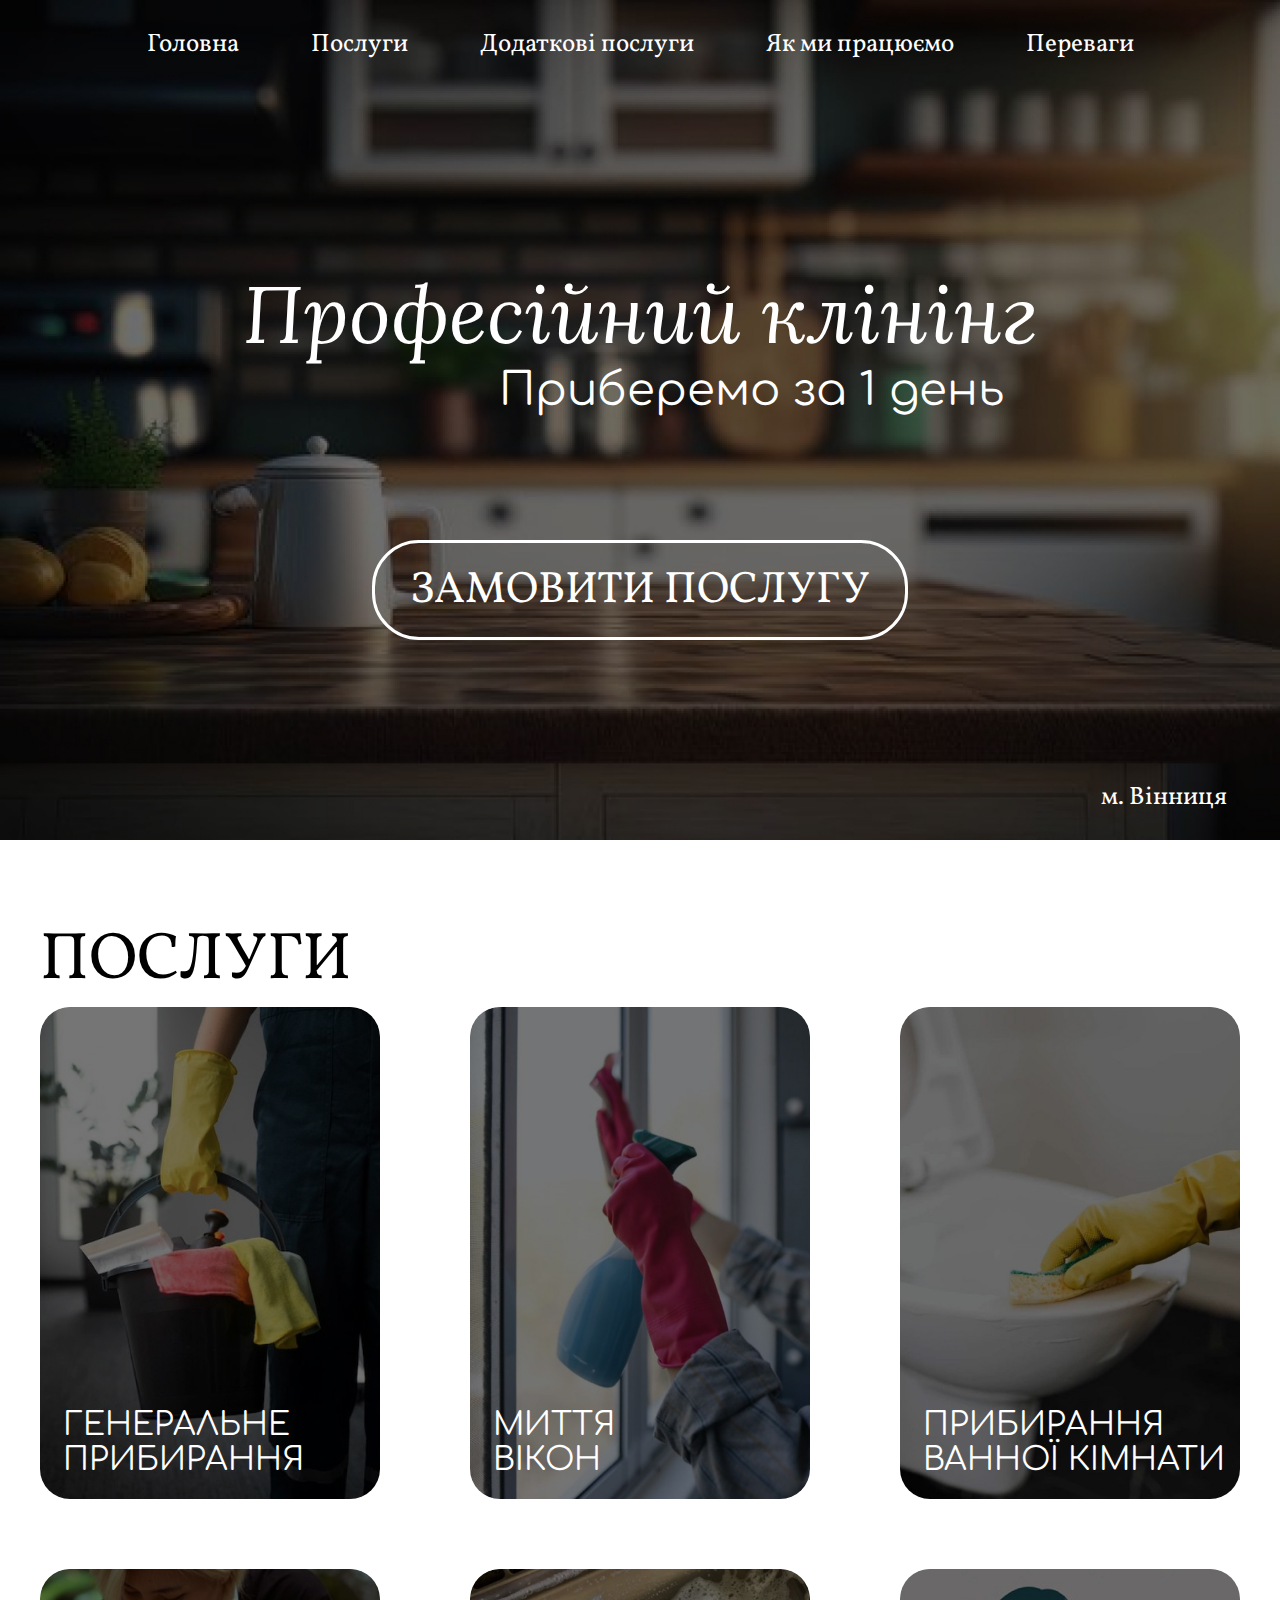
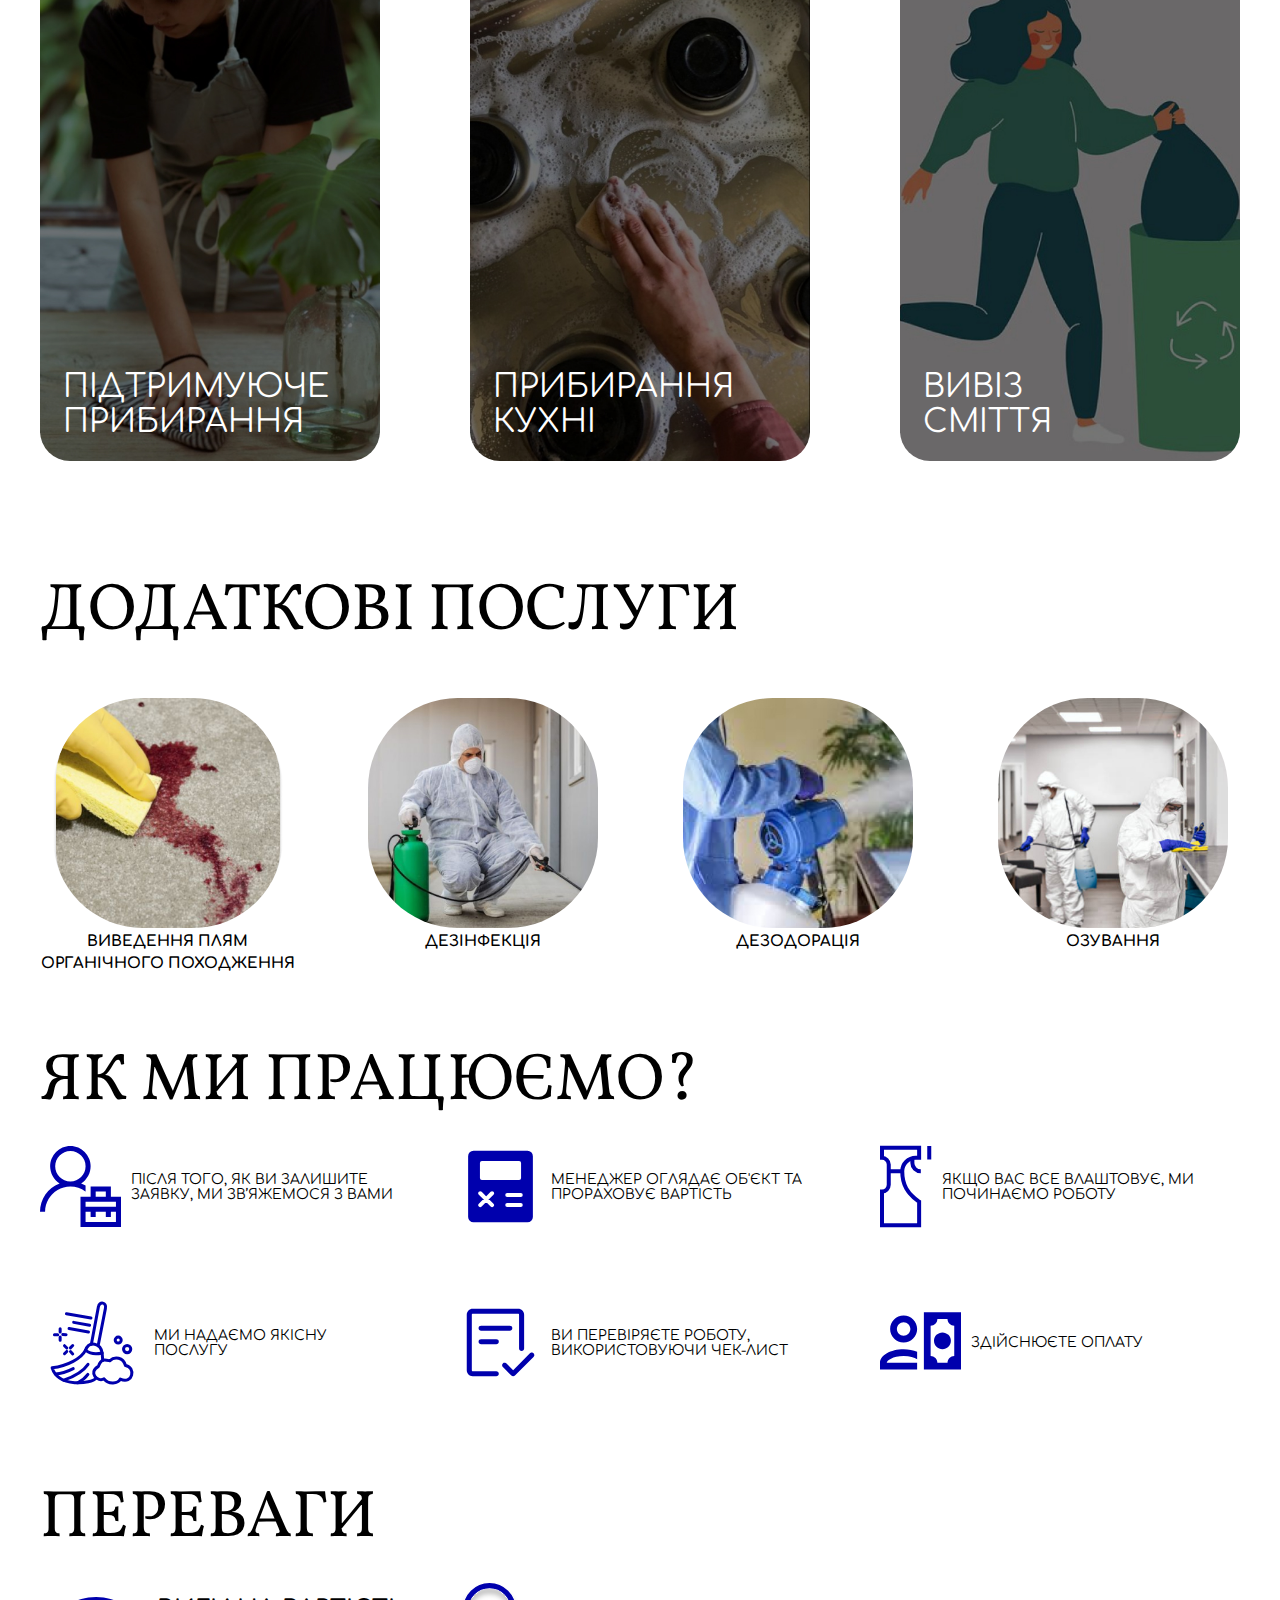
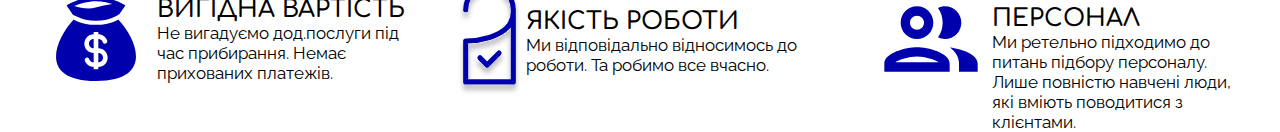
<file: index.html>
<!DOCTYPE html>
<html lang="en">
<head>
    <meta charset="UTF-8">
   
    <meta name="viewport" content="width=device-width, initial-scale=1.0, maximum-scale=1.0, user-scalable=0">
    
    <!-- meta tag SEO -->
    <meta name="description" content="Клінінг у Вінниці: прибирання за 1 день - генеральне прибирання, миття вікон, ванної та кухні, вивіз сміття, дезінфекція, озонування.">
    <meta name="keywords" content="Клінінг Вінниця, Виведення плям Вінниця, Дезінфекція Вінниця, Дезодорація Вінниця, Озонування Вінниця, Прибирання Вінниця, Професійне прибирання, Клінінгові послуги, Хімчистка, Дезінфекція приміщень, Видалення запахів Вінниця">
    <meta name="author" content="Tsiba Roman Serhiyovych">
    <meta name="copyright" content="Tsiba Roman Serhiyovych">
    

    <title>Клінінг Вінниця</title>

    <link rel="stylesheet" href="style.css">

    <!-- fonts -->
    <!-- this   ==>   style.css -->

</head>
<body>
    <div class="content">

        <header class="header">

            <div class="container_header-content">

                <div class="nav-bar">
                    <ul class="nav-bar_links">
                        <li class="nav-bar_link">
                            <a class="anchor-tag" href="#">Головна</a>
                        </li>
                        <li class="nav-bar_link">
                            <a class="anchor-tag" href="#anchorMainServices">Послуги</a>
                        </li>
                        <li class="nav-bar_link">
                            <a class="anchor-tag" href="#anchorPlusServices">Додаткові послуги</a>
                        </li>
                        <li class="nav-bar_link">
                            <a class="anchor-tag" href="#anchorWorkServices">Як ми працюємо</a>
                        </li>
                        <li class="nav-bar_link">
                            <a class="anchor-tag" href="#anchorAdvantages" style="margin-right: 0;">Переваги</a>
                        </li>
                    </ul>
                </div>
                <div class="nav-content">
                    <h1>Професійний клінінг</h1>
                    <h2>Приберемо за 1 день</h2>
                </div>
                <a class="button-buy" href="senderPage.html">
                    <div class="container_button">
                        <h3>ЗАМОВИТИ ПОСЛУГУ</h3>
                    </div>
                </a>
                <div class="nav-label">
                    <h3>м. Вінниця</h3>
                </div>

            </div>

        </header>

        <main class="main">

            <div class="container_main-content">

                <div id="anchorMainServices" class="main-services">

                    <h3>ПОСЛУГИ</h3>
                    <div class="services-blocks one">
                        <div style=" background-image: url(img/servicesIMG/main-services_one.jpg);" class="services-block">
                            <p>ГЕНЕРАЛЬНЕ ПРИБИРАННЯ</p>
                        </div>
                        <div style=" background-image: url(img/servicesIMG/main-services_two.jpg);" class="services-block">
                            <p>МИТТЯ <br> ВІКОН</p>
                        </div>
                        <div style=" background-image: url(img/servicesIMG/main-services_three.jpg);" class="services-block">
                            <p>ПРИБИРАННЯ ВАННОЇ КІМНАТИ</p>
                        </div>
                    </div>
                    <div class="services-blocks two">
                        <div style=" background-image: url(img/servicesIMG/main-services_four.jpg);" class="services-block">
                            <p>ПІДТРИМУЮЧЕ ПРИБИРАННЯ</p>
                        </div>
                        <div style=" background-image: url(img/servicesIMG/main-services_five.jpg);" class="services-block">
                            <p>ПРИБИРАННЯ <br> КУХНІ</p>
                        </div>
                        <div style=" background-image: url(img/servicesIMG/main-services_six.jpg);" class="services-block">
                            <p>ВИВІЗ <br> СМІТТЯ</p>
                        </div>
                    </div>

                </div>

                <div id="anchorPlusServices"  class="plus-services">

                    <h3>ДОДАТКОВІ ПОСЛУГИ</h3>
                    <div class="plus-blocks">

                        <div class="container_plus-block">
                            <div style=" background-image: url(img/plusServicesIMG/plus-sevices_one.jpg);" class="plus-block"></div>
                            <p>ВИВЕДЕННЯ ПЛЯМ</p>
                            <p>ОРГАНІЧНОГО ПОХОДЖЕННЯ</p>
                        </div>
                        <div class="container_plus-block">
                            <div style=" background-image: url(img/plusServicesIMG/plus-sevices_two.jpg);" class="plus-block"></div>
                            <p>ДЕЗІНФЕКЦІЯ</p>
                        </div>
                        <div class="container_plus-block">
                            <div style=" background-image: url(img/plusServicesIMG/plus-sevices_three.jpg);" class="plus-block"></div>
                            <p>ДЕЗОДОРАЦІЯ</p>
                        </div>
                        <div class="container_plus-block">
                            <div style=" background-image: url(img/plusServicesIMG/plus-sevices_four.jpg);" class="plus-block"></div>
                            <p>ОЗУВАННЯ</p>
                        </div>

                    </div>
                    
                </div>
                
                <div id="anchorWorkServices"  class="work-services">

                    <h3>ЯК МИ ПРАЦЮЄМО?</h3>
                    <div class="container_work-blocks">

                        <div style="margin-bottom: 75px;" class="work-blocks">
                            <div class="work-block">
                                <img src="img/workIMG/work_one.svg">
                                <p>ПІСЛЯ ТОГО, ЯК ВИ ЗАЛИШИТЕ ЗАЯВКУ, МИ ЗВ’ЯЖЕМОСЯ З ВАМИ</p>
                            </div>
                            <div class="work-block">
                                <img src="img/workIMG/work_two.svg">
                                <p>МЕНЕДЖЕР ОГЛЯДАЄ ОБ'ЄКТ ТА ПРОРАХОВУЄ ВАРТІСТЬ</p>
                            </div>
                            <div class="work-block">
                                <img src="img/workIMG/work_three.svg">
                                <p>ЯКЩО ВАС ВСЕ ВЛАШТОВУЄ, МИ ПОЧИНАЄМО РОБОТУ</p>
                            </div>
                        </div>
                        <div class="work-blocks">
                            <div class="work-block">
                                <img src="img/workIMG/work_four.svg">
                                <p>МИ НАДАЄМО ЯКІСНУ ПОСЛУГУ</p>
                            </div>
                            <div class="work-block">
                                <img src="img/workIMG/work_five.svg">
                                <p>ВИ ПЕРЕВІРЯЄТЕ РОБОТУ, ВИКОРИСТОВУЮЧИ ЧЕК-ЛИСТ</p>
                            </div>
                            <div class="work-block">
                                <img src="img/workIMG/work_six.svg">
                                <p>ЗДІЙСНЮЄТЕ ОПЛАТУ</p>
                            </div> 
                        </div>

                    </div>

                </div>

                <div id="anchorAdvantages"  class="advantages">

                    <h3>ПЕРЕВАГИ</h3>
                    <div class="advantages-blocks">

                        <div class="advantages-block">
                            <img src="img/advantagesIMG/advantages_one.svg">
                            <div class="container_advantages-text">
                                <h4>ВИГІДНА ВАРТІСТЬ</h4>
                                <p>Не вигадуємо дод.послуги під час прибирання. Немає прихованих платежів.</p>
                            </div>
                        </div>
                        <div class="advantages-block">
                            <img src="img/advantagesIMG/advantages_two.svg">
                            <div style="margin-top: 5px;" class="container_advantages-text">
                                <h4>ЯКІСТЬ РОБОТИ</h4>
                                <p>Ми відповідально відносимось до роботи. Та робимо все вчасно.</p>
                            </div>
                        </div>
                        <div class="advantages-block">
                            <img src="img/advantagesIMG/advantages_three.svg">
                            <div style="margin-top: 58px;" class="container_advantages-text">
                                <h4>ПЕРСОНАЛ</h4>
                                <p>Ми ретельно підходимо до питань підбору персоналу. Лише повністю навчені люди, які вміють поводитися з клієнтами.</p>
                            </div>
                        </div>

                    </div>
                </div>

            </div>

        </main>
        <footer>

        </footer>

    </div>


</body>
</html>
</file>
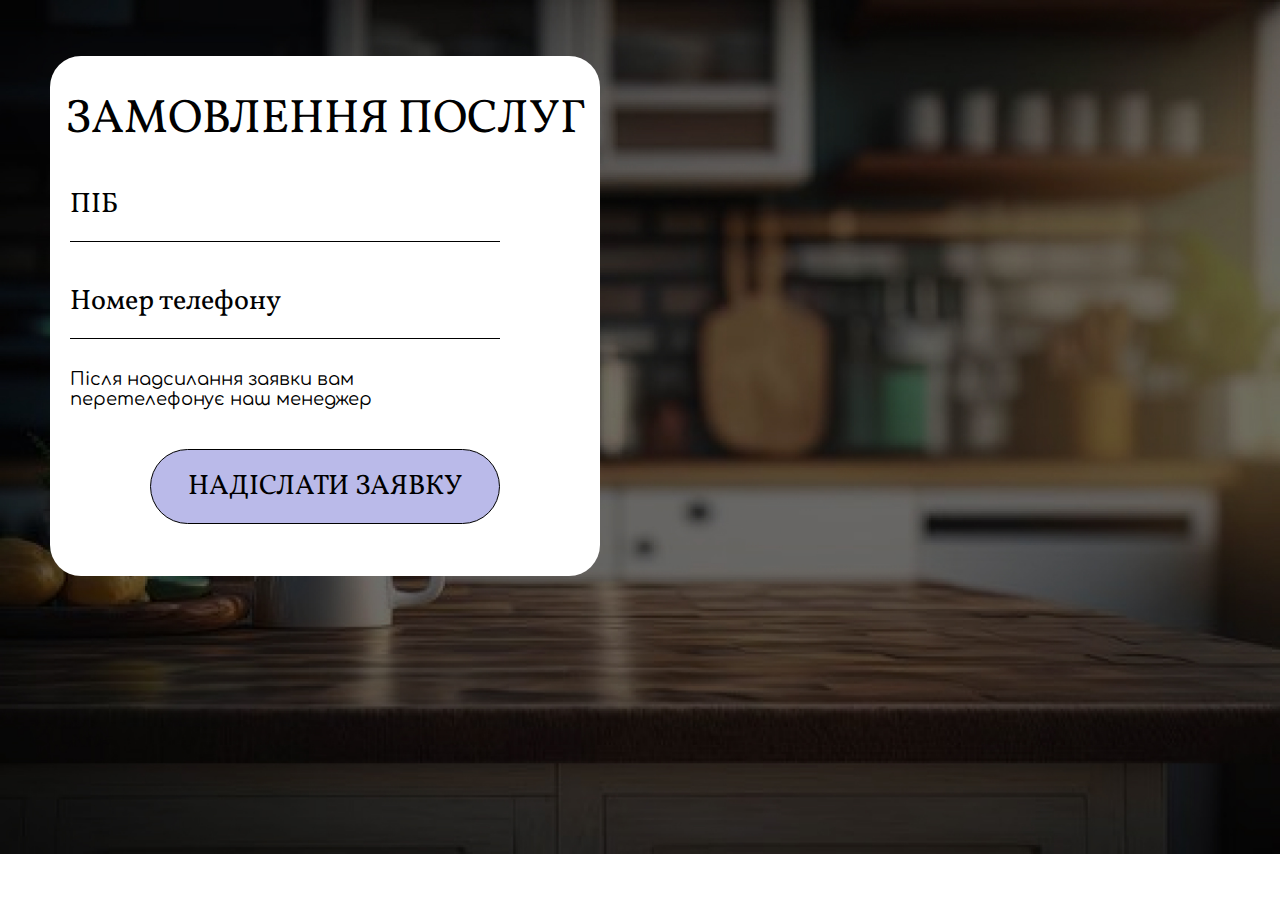
<file: senderPage.html>
<!DOCTYPE html>
<html lang="en">
<head>

    <meta charset="UTF-8">
    <meta name="viewport" content="width=device-width, initial-scale=1.0">
    <title>Sender</title>

    <!-- meta tag SEO -->
    <meta name="description" content="Замовити послуги з прибирання - прибирання квартири чи дому за один день професійно.">
    <meta name="keywords" content="Заявка, заявка на прибирання, заявка на клінінг, замовити послуги клінінг, замовити прибирання, заявка в клінінг компанію, залишити дані для зв'явзку з клінінг компанією">
    <meta name="author" content="Tsiba Roman Serhiyovych">
    <meta name="copyright" content="Tsiba Roman Serhiyovych">
    
    <link rel="stylesheet" href="styleSender.css">

    <!-- fonts -->
    <!-- this -> style.css -->
</head>
<body>
    <div class="container_block-form">
        <div class="block-form">
            <h1>ЗАМОВЛЕННЯ ПОСЛУГ</h1>
            <div class="container_form">

                <form id="form" class="form" action="sender.php" method="post">

                    <label for="name" class="label-form">ПІБ</label>
                    <input id="Name" name="name" class="input-form" required maxlength="40">
                    
                    <label for="number" style="margin-top: 40px;" class="label-form">Номер телефону</label>
                    <input id="tell" name="number" style="margin-bottom: 30px;" class="input-form" required maxlength="13">

                    <label class="info_label-form">Після надсилання заявки вам <br> перетелефонує наш менеджер</label>

                    <button type="submit" id="sendBtn" name="submitBtn" class="send_btn">НАДІСЛАТИ ЗАЯВКУ</button>
                    <p id="successfully" class="successfully_sent">УСПІШНО НАДІСЛАНО!</p>

                </form>

            </div>
        </div>
    </div>
    <script src="validator.js"></script>
</body>
</html>
</file>
<file: style.css>
/* FONTS HERE */

@import url('https://fonts.googleapis.com/css2?family=Vollkorn:ital,wght@0,400..900;1,400..900&display=swap');
@import url('https://fonts.googleapis.com/css2?family=Comfortaa:wght@300..700&display=swap');
@import url('https://fonts.googleapis.com/css2?family=Lora:ital,wght@0,400..700;1,400..700&display=swap');
@import url('https://fonts.googleapis.com/css2?family=Raleway:ital,wght@0,100..900;1,100..900&display=swap');

/* CORE STYLES PAGE _START */
::-webkit-scrollbar { 
    width: 0px; 
}
/* убирает скролбар */

body {
    margin: 0;
}
ul, li {
    list-style: none; 
}

h4 {
    margin: 0;
}
p {
    margin: 0;
}
a {
    text-decoration: none;
}


/* ALL STYLES PAGE _START */

/* HEADER */
.container_header-content {
    display: flex;

    max-width: 100%;
    height: 840px;

    background-image: url(img/image_nav_panel.jpg);
    background-size: cover;
    background-repeat: no-repeat;
    align-items: center;
    flex-direction: column;
}

/* NAV-BAR */

.nav-bar {
    margin-top: 11px;

    animation-duration: 1.5s;
    animation-name: startShow;
}
@keyframes startShow {
    from {
        margin-top: -60px;
        opacity: 0.2;
    }
    to {
        margin-top: 11px;
        opacity: 1;
    }

}



.nav-bar_links {
    display: flex;
    padding-left: 0;
}

.nav-bar_links a {
    color: white;
    margin-right: 72px;

    font-family: "Vollkorn", serif;
    font-optical-sizing: auto;
    font-weight: 400;
    font-size: 20px;
    font-style: normal;
}

.anchor-tag:hover {
    color: rgb(130, 130, 130);
    transition: 0.6s;
}

/* NAV-CONTENT */

.nav-content {
    width: 953px;
    height: 217px;
}

.nav-content {
    display: flex;
    flex-direction: column;
    align-items: center;

    margin-top: 185px;
}

.nav-content h1, h2{
    color: white;   
    margin: 0;
}

.nav-content h1 {
    font-family: "Lora", serif;
    font-optical-sizing: auto;
    font-weight: 400;
    font-size: 60px;
    font-style: italic;
}

.nav-content h2 {
    font-family: "Comfortaa", serif;
    font-optical-sizing: auto;
    font-weight: 382;
    font-size: 32px;
    font-style: normal;

    margin-left: 222px;
}

/* BUTTON-BUY */

.container_button {
    display: flex;
    justify-content: center;
    align-items: center;

    width: 450px;
    height: 86px;

    border-color: white;
    border-style: solid;
    border-radius:47px;
}

.container_button:hover {
    border-color: rgb(130, 130, 130);
    transition: 0.7s;
    h3 {
        color: rgb(130, 130, 130);
        transition: 0.7s;
    }
}

.container_button h3 {
    text-decoration: none;
    color: white;

    font-family: "Vollkorn", serif;
    font-optical-sizing: auto;
    font-weight: 400;
    font-size: 37px;
    font-style: normal;
}

/* NAV-LABEL */

.nav-label {
    margin-left: auto;
    margin-top: auto;
    margin-bottom: 0px;
    margin-right: 53px;
}

.nav-label h3 {
    color: white;

    font-family: "Vollkorn", serif;
    font-optical-sizing: auto;
    font-weight: 300;
    font-size: 25px;
    font-style: normal;
}

 /* ---MAIN--- */

.container_main-content {
    display: flex;
    justify-content: center;
    align-items: center;
    flex-direction: column;

    width: 100%;
    margin-top: 75px;

    background-color: white;
}

.main-services {
    display: flex;
    flex-direction: column;

    width: 1200px;
    height: auto;

    margin-left: 50px;
    margin-right: 50px;
}

.main-services h3 {

    margin: 0;

    color: black;

    font-family: "Vollkorn", serif;
    font-optical-sizing: auto; 
    font-weight: 400;
    font-size: 66px;
    font-style: normal;
}

.services-blocks {
    display: flex;
    justify-content: space-between;
    flex-direction: row;
}

.one {
    margin-bottom: 70px;
}

.services-block {
    display: flex;
    padding-bottom: 22px;
    padding-left: 23px;
    align-items: flex-end;

    width: 317px;
    height: 470px;;

    background-size: cover;
    background-repeat: no-repeat;

    border-radius: 30px;
}

.services-block p {
    color: white;

    font-family: "Comfortaa", serif;
    font-optical-sizing: auto;
    font-weight: 382;
    font-size: 32px;
    font-style: normal;
}

        /* PLUS-SERVICES */

.plus-services {
    margin-top: 105px;
    width: 1200px;
}

.plus-services h3 {
    margin: 0;
    margin-bottom: 40px;

    font-family: "Vollkorn", serif;
    font-optical-sizing: auto; 
    font-weight: 400;
    font-size: 66px;
    font-style: normal;
}

.plus-blocks {
    display: flex;
    flex-direction: row;
    justify-content: space-between;
}

.container_plus-block {
    display: flex;
    flex-direction: column;
    align-items: center;

    width: 255px;
}
.container_plus-block p {
    margin-top: 5px;

    font-family: "Comfortaa", serif;
    font-optical-sizing: auto;
    font-weight: 900;
    font-size: 15px;
    font-style: normal;
}

.plus-block {
    border-radius: 90px;
    width: 230px;
    height: 230px;
    background-color: black;

    background-size: cover;
    background-repeat: no-repeat;
}


    /* WORK-SERVICES */

.work-services {
    margin-top: 64px;
    width: 1200px;
}
.work-services h3 {
    font-family: "Vollkorn", serif;
    font-optical-sizing: auto; 
    font-weight: 400;
    font-size: 66px;
    font-style: normal;

    margin: 0;
    margin-bottom: 18px;
}

.work-blocks {
    display: flex;
    flex-direction: row;
    justify-content: space-between;
}

.work-block {
    width: 360px;
    height: 81px;

    display: flex;
    align-items: center;
}

.work-block p {
    margin-left: 10px;

    font-family: "Comfortaa", serif;
    font-optical-sizing: auto;
    font-weight: 400;
    font-size: 14px;
    font-style: normal;
}

    /* ADVANTAGES */

.advantages {
    width: 1200px;

    margin-top: 90px;
}

.advantages h3 {
    font-family: "Vollkorn", serif;
    font-optical-sizing: auto; 
    font-weight: 400;
    font-size: 66px;
    font-style: normal;

    margin: 0;
    margin-bottom: 18px;
}

.advantages-blocks {
    display: flex;
    justify-content: space-between;
    align-items: center;
}

.advantages-block {
    display: flex;
    width: 365px;
    height: 112px;
}

.container_advantages-text {
    display: flex;
    flex-direction: column;
    justify-content: center;

    margin-left: 5px;
}

.container_advantages-text h4 {
    font-family: "Comfortaa", serif;
    font-optical-sizing: auto;
    font-weight: 600;
    font-size: 24px;
    font-style: normal;
}

.container_advantages-text p {
    font-family: "Raleway", sans-serif;
    font-optical-sizing: auto;
    font-weight: 400;
    font-size: 17px;
    font-style: normal;
}


/* MEDIA */

    /* minimal height */
    
@media (max-height: 575px) {
    .nav-content {
        margin-top: 165px;
    }
    .nav-content h1 {
        font-size: 49px;
    }
    .nav-content h2 {
        font-size: 27px;
        margin-left: 165px;
    }

    .container_button {
        width: 410px;
        height: 73px;
    }

    .container_button h3 {
        font-size: 33px;
    }

    /* section MAIN */

    .main-services {
        width: 1100px;
    }
    .main-services h3 {
        font-size: 60px;
    }
    .services-block {
        width: 290px;
        height: 440px;
    }
    .services-block p {
        font-size: 29px;
    }

    .plus-services {
        width: 1100px;
    }
    .plus-services h3 {
        font-size: 60px;
    }
    .plus-block {
        width: 210px;
        height: 210px;
    }
    .container_plus-block p {
        font-size: 14px;
    }

    .work-services {
        width: 1100px;
    }
    .work-services h3 {
        font-size: 60px;
    }
    .work-blocks {
        justify-content: space-around;
    }
    .work-block {
        width: 340px;
    }
    .work-block img {
        width: 77px;
        height: 77px;
    }
    .work-block p {
        font-size: 13px;
    }

    .advantages {
        width: 1100px;
    }
    .advantages h3 {
        font-size: 60px;
    }
    .advantages-block {
        width: 350px;
        height: 110px;
    }
    .advantages-block img {
        height: 100px;
        width: 100px;
    }
    .container_advantages-text h4 {
        font-size: 20px;
    }
    .container_advantages-text p {
        font-size: 16px;
    }
}

@media (max-height: 506px) {
    .nav-bar_links a {
        font-size: 17px;
    }

    .nav-content {
        margin-top: 145px;
        height: 166px;
    }
    .nav-content h1 {
        font-size: 45px;
    }
    .nav-content h2 {
        font-size: 24px;
        margin-left: 165px;
    }

    .container_button {
        width: 400px;
        height: 71px;
    }

    .container_button h3 {
        font-size: 31px;
    }

     /* section MAIN */

     .main-services {
        width: 970px;
    }
    .main-services h3 {
        font-size: 57px;
    }
    .services-block {
        width: 250px;
        height: 385px;
    }
    .services-block p {
        font-size: 25px;
    }

    .plus-services {
        width: 970px;
    }
    .plus-services h3 {
        font-size: 57px;
    }
    .plus-block {
        width: 190px;
        height: 190px;
    }
    .container_plus-block p {
        font-size: 12px;
    }

    .work-services {
        width: 970px;
    }
    .work-services h3 {
        font-size: 57px;
    }
    .work-blocks {
        justify-content: space-around;
    }
    .work-block {
        width: 340px;
    }
    .work-block img {
        width: 77px;
        height: 77px;
    }
    .work-block p {
        font-size: 13px;
    }

    .advantages {
        width: 970px;
    }
    .advantages h3 {
        font-size: 57px;
    }
    .advantages-block {
        width: 350px;
        height: 110px;
    }
    .advantages-block img {
        height: 100px;
        width: 100px;
    }
    .container_advantages-text h4 {
        font-size: 20px;
    }
    .container_advantages-text p {
        font-size: 16px;
    }
}

    /* maximal height */

@media (min-height: 789px) {
    .nav-bar_links a {
        font-size: 25px;
    }

    .nav-content {
        margin-bottom: 60px;
    }
    .nav-content h1 {
        font-size: 80px;
    }
    .nav-content h2 {
        font-size: 45px;
    }

    .container_button {
        width: 530px;
        height: 94px;
    }

    .container_button h3 {
        font-size: 44px;
    }
}

@media (min-height: 947px) {
    .nav-bar_links a {
        font-size: 31px;
    }

    .nav-content {
        margin-bottom: 60px;
    }
    .nav-content h1 {
        font-size: 90px;
    }
    .nav-content h2 {
        font-size: 50px;
    }

    .container_button {
        width: 670px;
        height: 120px;
        border-radius: 63px;
    }
    .container_button h3 {
        font-size: 44px;
    }

    /* section MAIN */
    .main-services {
        width: 1500px;
    }
    .main-services h3 {
        font-size: 75px;
    }
    .services-block {
        width: 440px;
        height: 620px;
    }
    .services-block p {
        font-size: 34px;
    }

    .plus-services {
        width: 1500px;
    }
    .plus-services h3 {
        font-size: 75px;
    }
    .plus-block {
        width: 310px;
        height: 310px;
    }
    .container_plus-block p {
        font-size: 20px;
    }

    .work-services {
        width: 1500px;
    }
    .work-services h3 {
        font-size: 75px;
    }
    .work-block {
        width: 390px;
        height: 90px;
    }
    .work-block p {
        font-weight: 600;
        font-size: 20px;
    }

    .advantages {
        width: 1500px;
        margin-bottom: 100px;
    }
    .advantages h3 {
        font-size: 75px;
    }
    .advantages-block {
        width: 400px;
    }
    .container_advantages-text p {
        font-size: 21px;
    }
    .container_advantages-text h4 {
        font-size: 28px;
    }
}
</file>
<file: styleSender.css>
/* FONTS HERE */
@import url('https://fonts.googleapis.com/css2?family=Vollkorn:ital,wght@0,400..900;1,400..900&display=swap');
@import url('https://fonts.googleapis.com/css2?family=Comfortaa:wght@300..700&display=swap');

/* CORE STYLES PAGE _START */


body {
    margin: 0;

    background-image: url(img/image_nav_panel.jpg);
    background-size: cover;
    background-repeat: no-repeat;
    align-items: center;
}

.container_block-form {
    display: flex;
    flex-direction: row;
    justify-content: flex-start;
    align-items: center;

    width: 100%;
    height: 632px;
}

.block-form {

    width: 550px;
    height: 520px;

    margin-left: 50px;

    border-radius: 31px;

    background-color: white;

    opacity: 1;
    animation-duration: 1.3s;
    animation-name: startShowSender;
}

@keyframes startShowSender {
    from {
        opacity: 0.4;
        margin-left: -100px;
    }
    to {
        opacity: 1;
        margin-left: 50px;
    }
    
}

.block-form h1 {
    display: flex;
    justify-content: center;

    font-family: "Vollkorn", serif;
    font-optical-sizing: auto;
    font-weight: 400;
    font-size: 47px;
    font-style: normal;
}

.container_form {
    margin-left: 20px;
}

.form {
    display: flex;
    flex-direction: column;

    width: 430px;
}

.label-form {
    font-family: "Vollkorn", serif;
    font-optical-sizing: auto;
    font-weight: 400;
    font-size: 28px;
    font-style: normal;
}

.info_label-form {
    font-family: "Comfortaa", serif;
    font-optical-sizing: auto;
    font-weight: 400;
    font-size: 18px;
    font-style: normal;

    margin-bottom: 40px;
}

.input-form {
    border: none;
    border-bottom: 1.5px solid black;
}

.input-form:focus {
    outline: none;
}

.send_btn {
    width: 350px;
    height: 75px;

    margin-left: auto;

    border: 1px solid black;
    border-radius: 50px;

    background-color: rgb(0 0 173 / 27% );


    /* fonts text! */
    font-family: "Vollkorn", serif;
    font-optical-sizing: auto;
    font-weight: 400;
    font-size: 28px;
    font-style: normal;
}

.successfully_sent {
    display: none;

    margin: 0;
    margin-top: 9px;
    margin-left: 175px;


    font-family: "Vollkorn", serif;
    font-optical-sizing: auto;
    font-weight: 400;
    font-size: 14px;
    font-style: normal;
}


/* MEDIA */

    /* minimal height */

@media (max-height: 575px) {
    .container_block-form {
        height: 570px;
    }
    .block-form {
        width: 520px;
        height: 500px;
    }
    .block-form h1 {
        font-size: 44px;
    }
    .form {
        width: 416px;
    }
}

@media (max-height: 506px) {
    .container_block-form {
        height: 500px;
    }
    .block-form {
        width: 470px;
        height: 450px;
    }
    .block-form h1 {
        font-size: 39px;
    }

    .form {
        width: 388px;
    }
    .label-form {
        font-size: 24px;
    }
    .info_label-form {
        font-size: 16px;
    }
    .send_btn {
        width: 307px;
        height: 65px;
        
        font-size: 25px;
    }
}
</file>
